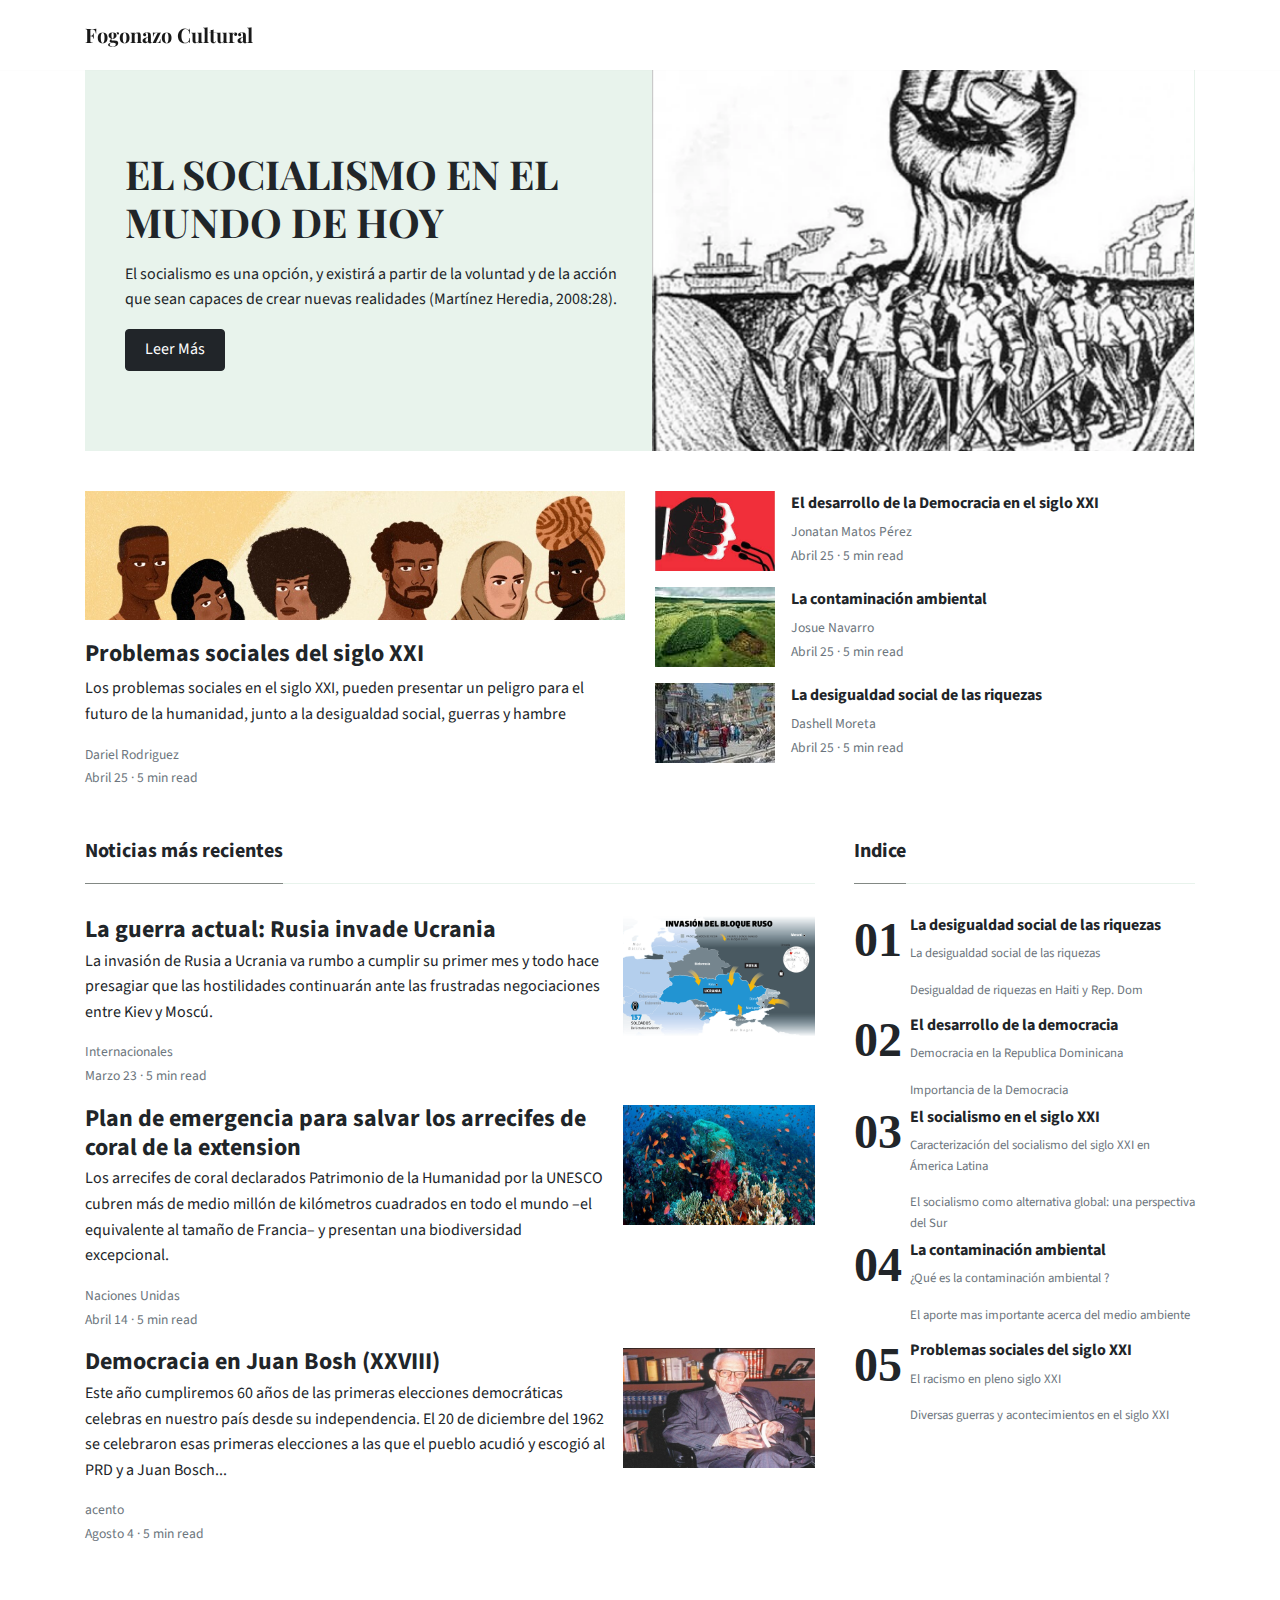
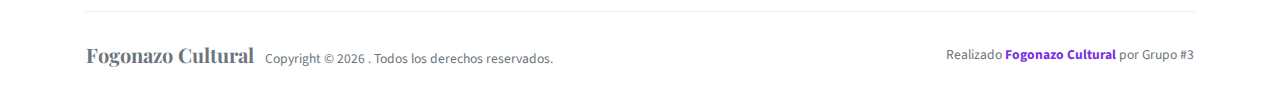
<file: index.html>
﻿<!DOCTYPE html>
<html lang="es">

<head>
	<meta charset="utf-8" />
	<link rel="apple-touch-icon" sizes="76x76" href="./assets/img/favicon.ico">
	<link rel="icon" type="image/png" href="./assets/img/favicon.ico">
	<meta http-equiv="X-UA-Compatible" content="IE=edge,chrome=1" />
	<title>Fogonazo Cultural</title>
	<meta content='width=device-width, initial-scale=1.0, maximum-scale=1.0, user-scalable=0, shrink-to-fit=no'
		name='viewport' />
	<!-- Google Font -->
	<link href="https://fonts.googleapis.com/css?family=Playfair+Display:400,700|Source+Sans+Pro:400,600,700"
		rel="stylesheet">
	<!-- Font Awesome Icons -->
	<link rel="stylesheet" href="https://use.fontawesome.com/releases/v5.3.1/css/all.css"
		integrity="sha384-mzrmE5qonljUremFsqc01SB46JvROS7bZs3IO2EmfFsd15uHvIt+Y8vEf7N7fWAU" crossorigin="anonymous">
	<!-- Main CSS -->
	<link href="main.css" rel="stylesheet" />
</head>

<body>
	<!--------------------------------------
NAVBAR
--------------------------------------->
	<nav class="topnav navbar navbar-expand-lg navbar-light bg-white fixed-top">
		<div class="container">
			<a class="navbar-brand" href="index.html"><strong>Fogonazo Cultural</strong></a>
			<div class="navbar-collapse collapse" id="navbarColor02">
				<ul class="navbar-nav ml-auto d-flex align-items-center">
				</ul>
			</div>
		</div>
	</nav>
	<!-- End Navbar -->


	<!--------------------------------------
HEADER
--------------------------------------->
	<div class="container">
		<div class="jumbotron jumbotron-fluid mb-3 pt-0 pb-0 bg-lightblue position-relative">
			<div class="pl-4 pr-0 h-100 tofront">
				<div class="row justify-content-between">
					<div class="col-md-6 pt-6 pb-6 align-self-center">
						<h1 class="secondfont mb-3 font-weight-bold">EL SOCIALISMO EN EL MUNDO DE HOY</h1>
						<p class="mb-3">
							El socialismo es una opción, y existirá a partir de la voluntad y de la acción que sean
							capaces de crear nuevas realidades (Martínez Heredia, 2008:28).
						</p>
						<a href="FrankRamos.html" class="btn btn-dark">Leer Más</a>
					</div>
					<div class="col-md-6 d-none d-md-block pr-0"
						style="background-size:cover;background-image:url(./assets/img/socialismo.png);"> </div>
				</div>
			</div>
		</div>
	</div>
	<!-- End Header -->


	<!--------------------------------------
MAIN
--------------------------------------->

	<div class="container pt-4 pb-4">
		<div class="row">
			<div class="col-lg-6">
				<div class="card border-0 mb-4 box-shadow h-xl-300">
					<div
						style="background-image: url(./assets/img/demo/Racismo.jpg); height: 150px;    background-size: cover;    background-repeat: no-repeat;">
					</div>
					<div class="card-body px-0 pb-0 d-flex flex-column align-items-start">
						<h2 class="h4 font-weight-bold">
							<a class="text-dark" href="DarielRdriguez.html">Problemas sociales del siglo XXI</a>
						</h2>
						<p class="card-text">
							Los problemas sociales en el siglo XXI, pueden presentar un peligro para el futuro de la
							humanidad, junto a la desigualdad social, guerras y hambre
						</p>
						<div>
							<small class="d-block"><a class="text-muted">Dariel
									Rodriguez</a></small>
							<small class="text-muted">Abril 25 &middot; 5 min read</small>
						</div>
					</div>
				</div>
			</div>
			<div class="col-lg-6">
				<div class="flex-md-row mb-4 box-shadow h-xl-300">
					<div class="mb-3 d-flex align-items-center">
						<img height="80" src="./theme/miniblog/images/Democracia.jpg">
						<div class="pl-3">
							<h2 class="mb-2 h6 font-weight-bold">
								<a class="text-dark" href="Jonatan.html">El desarrollo de la Democracia en el siglo
									XXI</a>
							</h2>
							<div class="card-text text-muted small">
								Jonatan Matos Pérez
							</div>
							<small class="text-muted">Abril 25 &middot; 5 min read</small>
						</div>
					</div>
					<div class="mb-3 d-flex align-items-center">
						<img height="80" src="./theme/miniblog/images/Contaminacion Inicio-tamano.jpeg">
						<div class="pl-3">
							<h2 class="mb-2 h6 font-weight-bold">
								<a class="text-dark" href="Josue.html">La contaminación ambiental</a>
							</h2>
							<div class="card-text text-muted small">
								Josue Navarro
							</div>
							<small class="text-muted">Abril 25 &middot; 5 min read</small>
						</div>
					</div>
					<div class="mb-3 d-flex align-items-center">
						<img height="80" src="./theme/miniblog/images/Desigualdad2-tamano.jpeg">
						<div class="pl-3">
							<h2 class="mb-2 h6 font-weight-bold">
								<a class="text-dark" href="Chabelis.html">La desigualdad social de las riquezas</a>
							</h2>
							<div class="card-text text-muted small">
								Dashell Moreta
							</div>
							<small class="text-muted">Abril 25 &middot; 5 min read</small>
						</div>
					</div>
				</div>
			</div>
		</div>
	</div>

	<div class="container">
		<div class="row justify-content-between">
			<div class="col-md-8">
				<h5 class="font-weight-bold spanborder"><span>Noticias más recientes</span></h5>
				<div class="mb-3 d-flex justify-content-between">
					<div class="pr-3">
						<h2 class="mb-1 h4 font-weight-bold">
							<a class="text-dark"
								href="https://www.cronista.com/internacionales/por-que-es-la-guerra-entre-rusia-y-ucrania-que-paso-en-2014/ ">La
								guerra actual: Rusia invade Ucrania</a>
						</h2>
						<p>
							La invasión de Rusia a Ucrania va rumbo a cumplir su primer mes y todo hace presagiar que
							las hostilidades continuarán ante las frustradas negociaciones entre Kiev y Moscú.
						</p>
						<div class="card-text text-muted small">
							Internacionales
						</div>
						<small class="text-muted">Marzo 23 &middot; 5 min read</small>
					</div>
					<img height="120" src="./theme/miniblog/images/Rusia invasion.png">
				</div>
				<div class="mb-3 d-flex justify-content-between">
					<div class="pr-3">
						<h2 class="mb-1 h4 font-weight-bold">
							<a class="text-dark" href="https://news.un.org/es/story/2022/04/1507242">Plan de emergencia
								para salvar los arrecifes de coral de la extension</a>
						</h2>
						<p>
							Los arrecifes de coral declarados Patrimonio de la Humanidad por la UNESCO cubren más de
							medio millón de kilómetros cuadrados en todo el mundo –el equivalente al tamaño de Francia–
							y presentan una biodiversidad excepcional.
						</p>
						<div class="card-text text-muted small">
							Naciones Unidas
						</div>
						<small class="text-muted">Abril 14 &middot; 5 min read</small>
					</div>
					<img height="120" src="./theme/miniblog/images/Noticia3-tamano.jpg">
				</div>
				<div class="mb-3 d-flex justify-content-between">
					<div class="pr-3">
						<h2 class="mb-1 h4 font-weight-bold">
							<a class="text-dark"
								href="https://acento.com.do/opinion/democracia-en-juan-bosch-xxviii-9050547.html">
								Democracia en Juan Bosh (XXVIII)</a>
						</h2>
						<p>
							Este año cumpliremos 60 años de las primeras elecciones democráticas celebras en nuestro
							país desde su independencia. El 20 de diciembre del 1962 se celebraron esas primeras
							elecciones a las que el pueblo acudió y escogió al PRD y a Juan Bosch...
						</p>
						<div class="card-text text-muted small">
							acento
						</div>
						<small class="text-muted">Agosto 4 &middot; 5 min read</small>
					</div>
					<img height="120" src="./theme/miniblog/images/Juan Bosh-tamano.jpeg">
				</div>
			</div>
			<div class="col-md-4 pl-4">
				<h5 class="font-weight-bold spanborder"><span>Indice</span></h5>
				<ol class="list-featured">
					<li>
						<span>
							<h6 class="font-weight-bold">
								<a href="Chabelis.html" class="text-dark">La desigualdad social de las riquezas</a>
							</h6>
							<p class="text-muted">
								La desigualdad social de las riquezas
							</p>
							<p class="text-muted">
								Desigualdad de riquezas en Haiti y Rep. Dom
							</p>
						</span>
					</li>
					<li>
						<span>
							<h6 class="font-weight-bold">
								<a href="Jonatan.html" class="text-dark">El desarrollo de la democracia</a>
							</h6>
							<p class="text-muted">
								Democracia en la Republica Dominicana
							</p>
							<p class="text-muted" style="margin-bottom: 0.5rem;">
								Importancia de la Democracia
							</p>
						</span>
					</li>
					<li>
						<span>
							<h6 class="font-weight-bold">
								<a href="FrankRamos.html" class="text-dark">El socialismo en el siglo XXI</a>
							</h6>
							<p class="text-muted">
								Caracterización del socialismo del siglo XXI en Ámerica Latina
							</p>
							<p class="text-muted" style="margin-bottom: 0.5rem;">
								El socialismo como alternativa global: una perspectiva del Sur
							</p>
						</span>
					</li>
					<li>
						<span>
							<h6 class="font-weight-bold">
								<a href="Josue.html" class="text-dark">La contaminación ambiental</a>
							</h6>
							<p class="text-muted">
								¿Qué es la contaminación ambiental ?
							</p>
							<p class="text-muted">
								El aporte mas importante acerca del medio ambiente
							</p>
						</span>
					</li>
					<li>
						<span>
							<h6 class="font-weight-bold">
								<a href="DarielRdriguez.html" class="text-dark">Problemas sociales del siglo XXI</a>
							</h6>
							<p class="text-muted">
								El racismo en pleno siglo XXI
							</p>
							<p class="text-muted" style="margin-bottom: 0.5rem;">
								Diversas guerras y acontecimientos en el siglo XXI
							</p>
						</span>
					</li>
				</ol>
			</div>
		</div>
	</div>

	<!--------------------------------------
FOOTER
--------------------------------------->
	<div class="container mt-5">
		<footer class="bg-white border-top p-3 text-muted small">
			<div class="row align-items-center justify-content-between">
				<div>
					<span class="navbar-brand mr-2"><strong>Fogonazo Cultural</strong></span> Copyright &copy;
					<script>
						document.write(new Date().getFullYear())
					</script>
					. Todos los derechos reservados.
				</div>
				<div>
					Realizado <a target="_blank" class="text-secondary font-weight-bold" href="">Fogonazo Cultural</a>
					por Grupo #3
				</div>
			</div>
		</footer>
	</div>
	<!-- End Footer -->

	<!--------------------------------------
JAVASCRIPTS
--------------------------------------->
	<script src="../../assets/js/vendor/jquery.min.js" type="text/javascript"></script>
	<script src="../../assets/js/vendor/popper.min.js" type="text/javascript"></script>
	<script src="../../assets/js/vendor/bootstrap.min.js" type="text/javascript"></script>
	<script src="../../assets/js/functions.js" type="text/javascript"></script>
</body>

</html>
</file>
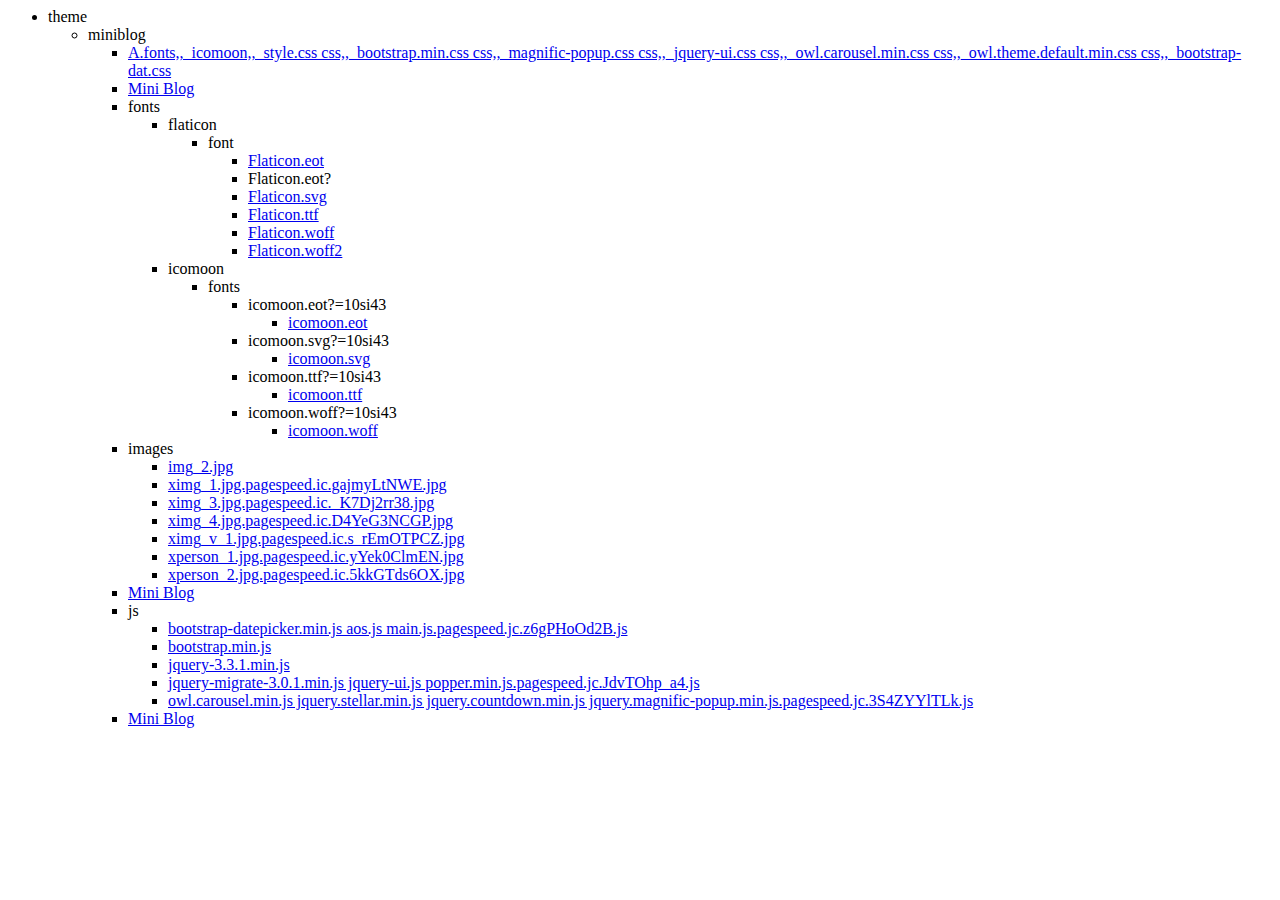
<file: index-wcopy.html>
﻿<html>
<body>
  <ul>
   <li>theme
    <ul>
     <li>miniblog
      <ul>
       <li><a href="theme\miniblog\A.fonts,,_icomoon,,_style.css css,,_bootstrap.min.css css,,_magnific-popup.css css,,_jquery-ui.css css,,_owl.carousel.min.css css,,_owl.theme.default.min.css css,,_bootstrap-dat.css">A.fonts,,_icomoon,,_style.css css,,_bootstrap.min.css css,,_magnific-popup.css css,,_jquery-ui.css css,,_owl.carousel.min.css css,,_owl.theme.default.min.css css,,_bootstrap-dat.css</a></li>
       <li><a href="theme\miniblog\category.htm">Mini Blog</a></li>
       <li>fonts
        <ul>
         <li>flaticon
          <ul>
           <li>font
            <ul>
             <li><a href="theme\miniblog\fonts\flaticon\font\Flaticon.eot">Flaticon.eot</a></li>
             <li>Flaticon.eot?
              <ul>
              </ul>
             </li>
             <li><a href="theme\miniblog\fonts\flaticon\font\Flaticon.svg">Flaticon.svg</a></li>
             <li><a href="theme\miniblog\fonts\flaticon\font\Flaticon.ttf">Flaticon.ttf</a></li>
             <li><a href="theme\miniblog\fonts\flaticon\font\Flaticon.woff">Flaticon.woff</a></li>
             <li><a href="theme\miniblog\fonts\flaticon\font\Flaticon.woff2">Flaticon.woff2</a></li>
            </ul>
           </li>
          </ul>
         </li>
         <li>icomoon
          <ul>
           <li>fonts
            <ul>
             <li>icomoon.eot?=10si43
              <ul>
              <li><a href="theme\miniblog\fonts\icomoon\fonts\icomoon.eot">icomoon.eot</a></li>
              </ul>
             </li>
             <li>icomoon.svg?=10si43
              <ul>
              <li><a href="theme\miniblog\fonts\icomoon\fonts\icomoon.svg">icomoon.svg</a></li>
              </ul>
             </li>
             <li>icomoon.ttf?=10si43
              <ul>
              <li><a href="theme\miniblog\fonts\icomoon\fonts\icomoon.ttf">icomoon.ttf</a></li>
              </ul>
             </li>
             <li>icomoon.woff?=10si43
              <ul>
              <li><a href="theme\miniblog\fonts\icomoon\fonts\icomoon.woff">icomoon.woff</a></li>
              </ul>
             </li>
            </ul>
           </li>
          </ul>
         </li>
        </ul>
       </li>
       <li>images
        <ul>
         <li><a href="theme\miniblog\images\img_2.jpg">img_2.jpg</a></li>
         <li><a href="theme\miniblog\images\ximg_1.jpg.pagespeed.ic.gajmyLtNWE.jpg">ximg_1.jpg.pagespeed.ic.gajmyLtNWE.jpg</a></li>
         <li><a href="theme\miniblog\images\ximg_3.jpg.pagespeed.ic._K7Dj2rr38.jpg">ximg_3.jpg.pagespeed.ic._K7Dj2rr38.jpg</a></li>
         <li><a href="theme\miniblog\images\ximg_4.jpg.pagespeed.ic.D4YeG3NCGP.jpg">ximg_4.jpg.pagespeed.ic.D4YeG3NCGP.jpg</a></li>
         <li><a href="theme\miniblog\images\ximg_v_1.jpg.pagespeed.ic.s_rEmOTPCZ.jpg">ximg_v_1.jpg.pagespeed.ic.s_rEmOTPCZ.jpg</a></li>
         <li><a href="theme\miniblog\images\xperson_1.jpg.pagespeed.ic.yYek0ClmEN.jpg">xperson_1.jpg.pagespeed.ic.yYek0ClmEN.jpg</a></li>
         <li><a href="theme\miniblog\images\xperson_2.jpg.pagespeed.ic.5kkGTds6OX.jpg">xperson_2.jpg.pagespeed.ic.5kkGTds6OX.jpg</a></li>
        </ul>
       </li>
       <li><a href="theme\miniblog\index.htm">Mini Blog</a></li>
       <li>js
        <ul>
         <li><a href="theme\miniblog\js\bootstrap-datepicker.min.js aos.js main.js.pagespeed.jc.z6gPHoOd2B.js">bootstrap-datepicker.min.js aos.js main.js.pagespeed.jc.z6gPHoOd2B.js</a></li>
         <li><a href="theme\miniblog\js\bootstrap.min.js">bootstrap.min.js</a></li>
         <li><a href="theme\miniblog\js\jquery-3.3.1.min.js">jquery-3.3.1.min.js</a></li>
         <li><a href="theme\miniblog\js\jquery-migrate-3.0.1.min.js jquery-ui.js popper.min.js.pagespeed.jc.JdvTOhp_a4.js">jquery-migrate-3.0.1.min.js jquery-ui.js popper.min.js.pagespeed.jc.JdvTOhp_a4.js</a></li>
         <li><a href="theme\miniblog\js\owl.carousel.min.js jquery.stellar.min.js jquery.countdown.min.js jquery.magnific-popup.min.js.pagespeed.jc.3S4ZYYlTLk.js">owl.carousel.min.js jquery.stellar.min.js jquery.countdown.min.js jquery.magnific-popup.min.js.pagespeed.jc.3S4ZYYlTLk.js</a></li>
        </ul>
       </li>
       <li><a href="theme\miniblog\single.htm">Mini Blog</a></li>
      </ul>
     </li>
    </ul>
   </li>
  </ul>
</body>
</html>
</file>
